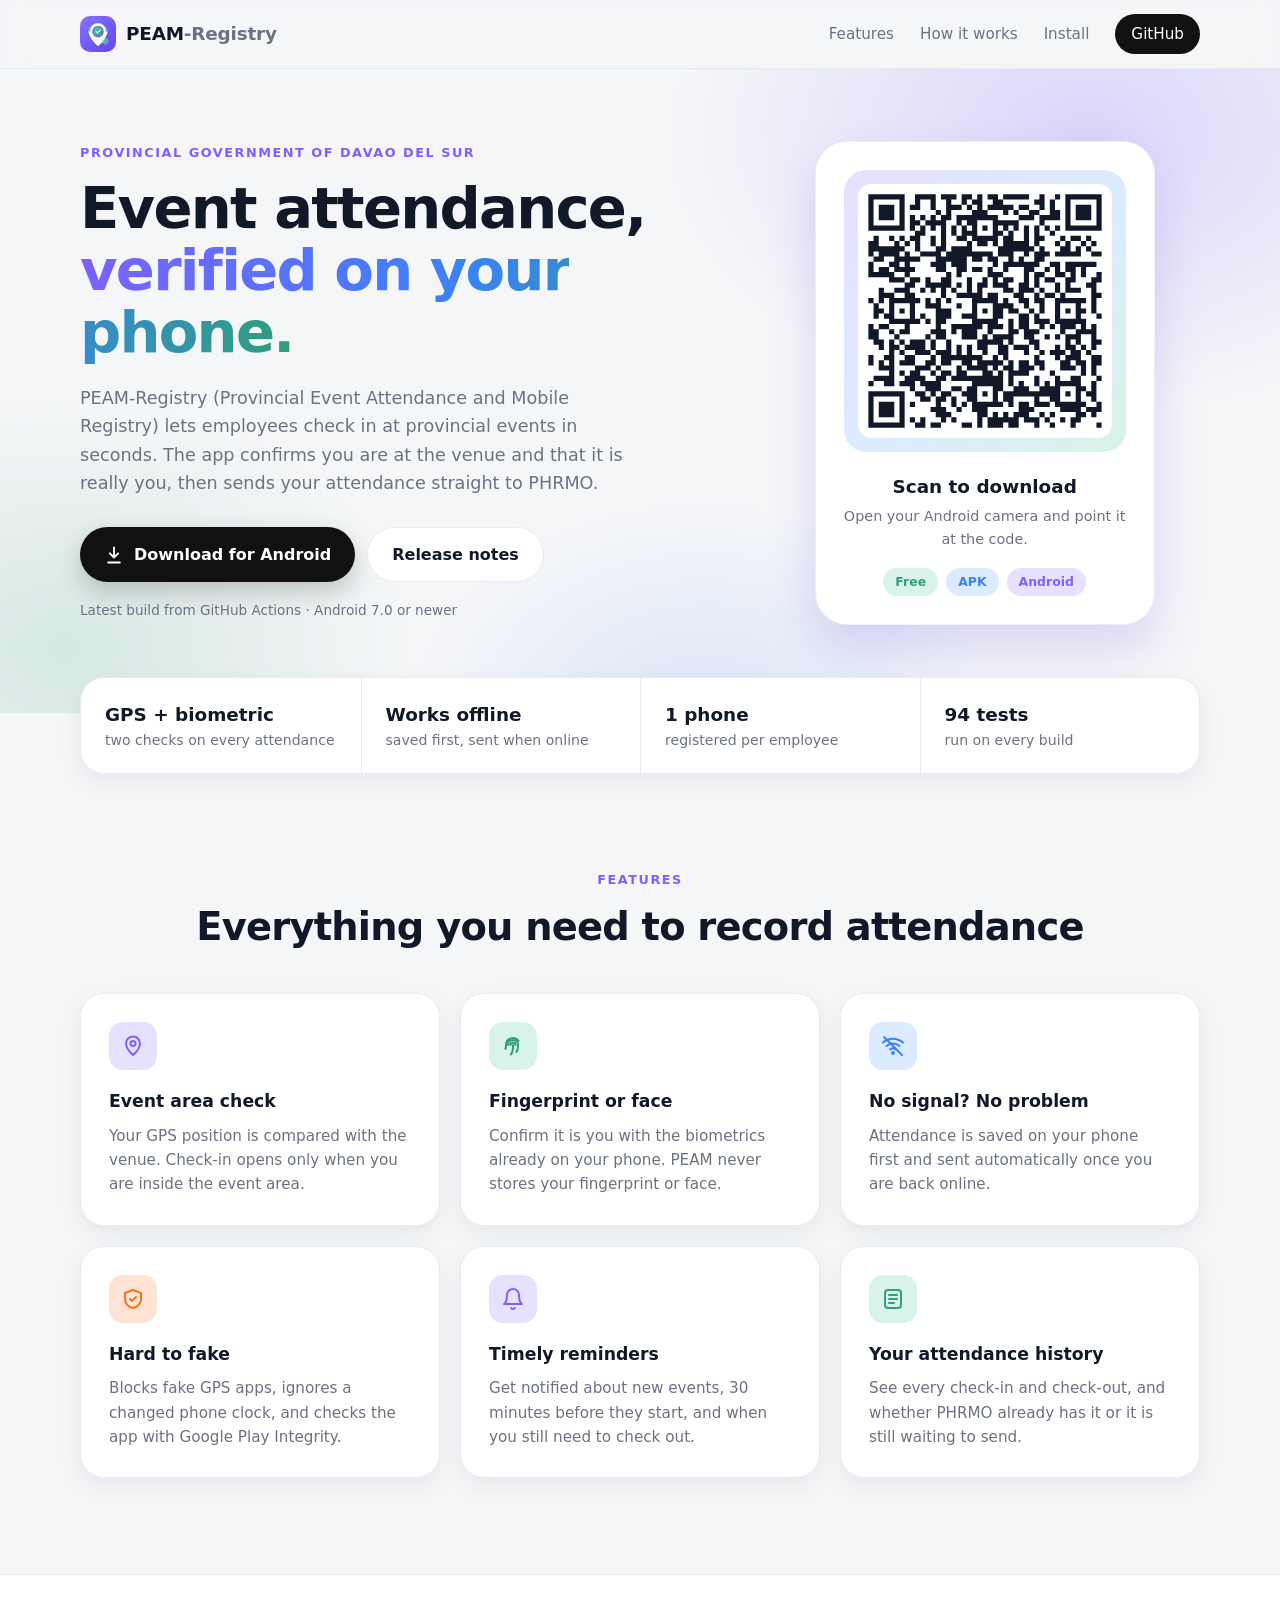
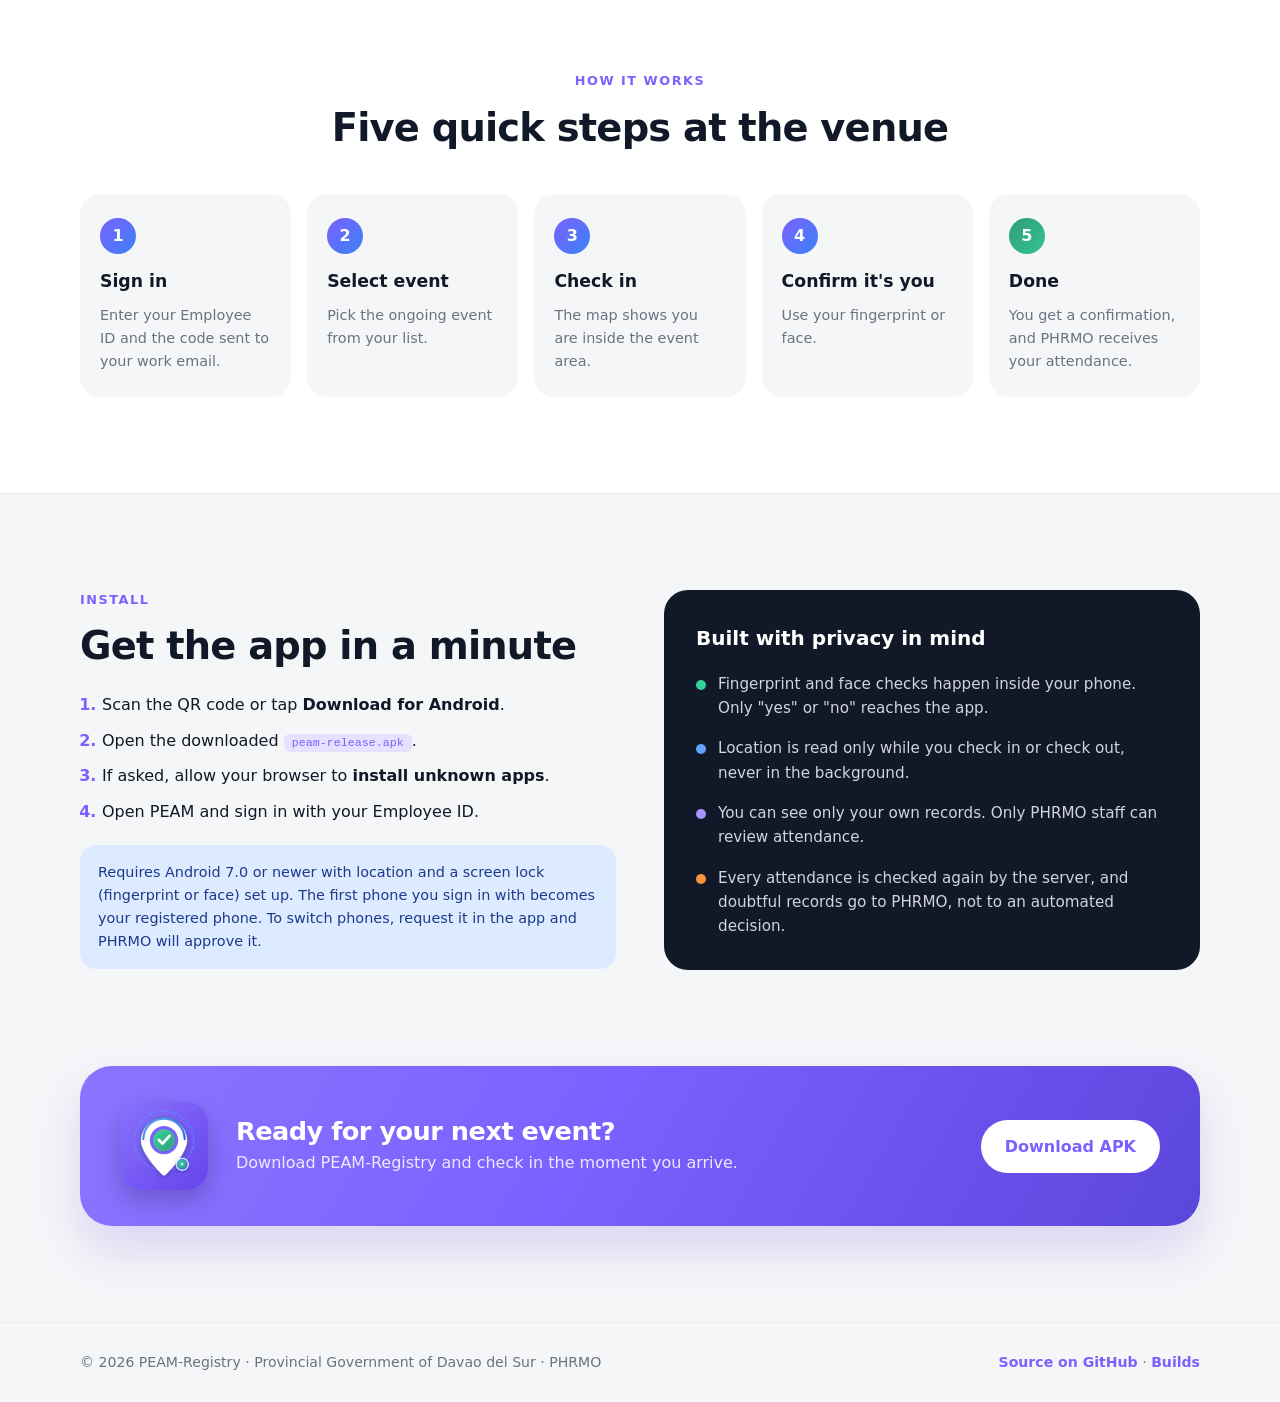
<file: site/index.html>
<!doctype html>
<html lang="en">
<head>
  <meta charset="utf-8">
  <meta name="viewport" content="width=device-width, initial-scale=1">
  <title>PEAM-Registry · Provincial Event Attendance and Mobile Registry</title>
  <meta name="description" content="PEAM-Registry is the Android attendance app for employees of the Provincial Government of Davao del Sur. Check in at events with GPS and fingerprint or face, even offline.">
  <meta name="theme-color" content="#7B61FF">
  <meta property="og:title" content="PEAM-Registry">
  <meta property="og:description" content="Event attendance verified by location and biometrics. Download the Android app.">
  <meta property="og:image" content="assets/app_icon.png">
  <link rel="icon" type="image/png" href="assets/favicon.png">
  <link rel="apple-touch-icon" href="assets/favicon.png">
  <link rel="stylesheet" href="styles.css">
</head>
<body>
  <header class="nav">
    <div class="container nav-inner">
      <a class="brand" href="#top" aria-label="PEAM-Registry home">
        <img src="assets/favicon.png" alt="" width="36" height="36">
        <span>PEAM<span class="brand-dim">-Registry</span></span>
      </a>
      <nav class="nav-links" aria-label="Main">
        <a href="#features">Features</a>
        <a href="#how">How it works</a>
        <a href="#install">Install</a>
        <a class="nav-cta" href="https://github.com/edwinrojo/peam">GitHub</a>
      </nav>
    </div>
  </header>

  <main id="top">
    <section class="hero">
      <div class="container hero-grid">
        <div class="hero-copy">
          <p class="eyebrow">Provincial Government of Davao del Sur</p>
          <h1>Event attendance,<br><span class="grad">verified on your phone.</span></h1>
          <p class="lead">
            PEAM-Registry (Provincial Event Attendance and Mobile Registry) lets employees check in
            at provincial events in seconds. The app confirms you are at the venue and that it is
            really you, then sends your attendance straight to PHRMO.
          </p>
          <div class="hero-actions">
            <a class="btn btn-dark" href="https://github.com/edwinrojo/peam/releases/latest/download/peam-release.apk">
              <svg viewBox="0 0 24 24" aria-hidden="true"><path d="M12 3v12m0 0-5-5m5 5 5-5M5 21h14"/></svg>
              Download for Android
            </a>
            <a class="btn btn-light" href="https://github.com/edwinrojo/peam/releases/tag/latest-apk">Release notes</a>
          </div>
          <p class="build-meta" id="build-meta">Latest build from GitHub Actions · Android 7.0 or newer</p>
        </div>

        <aside class="qr-card" aria-label="Scan to download">
          <div class="qr-frame">
            <img src="assets/download-qr.svg" alt="QR code linking to the PEAM-Registry APK download" width="232" height="232">
          </div>
          <p class="qr-title">Scan to download</p>
          <p class="qr-sub">Open your Android camera and point it at the code.</p>
          <div class="qr-chips">
            <span class="chip chip-mint">Free</span>
            <span class="chip chip-sky" id="apk-size">APK</span>
            <span class="chip chip-lav">Android</span>
          </div>
        </aside>
      </div>
    </section>

    <section class="stats">
      <div class="container stats-grid">
        <div><strong>GPS + biometric</strong><span>two checks on every attendance</span></div>
        <div><strong>Works offline</strong><span>saved first, sent when online</span></div>
        <div><strong>1 phone</strong><span>registered per employee</span></div>
        <div><strong>94 tests</strong><span>run on every build</span></div>
      </div>
    </section>

    <section id="features" class="section">
      <div class="container">
        <p class="eyebrow center">Features</p>
        <h2 class="center">Everything you need to record attendance</h2>
        <div class="features">
          <article class="feature">
            <div class="icon icon-lav"><svg viewBox="0 0 24 24"><path d="M12 21s-7-6.1-7-11.5A7 7 0 0 1 19 9.5C19 14.9 12 21 12 21z"/><circle cx="12" cy="9.5" r="2.5"/></svg></div>
            <h3>Event area check</h3>
            <p>Your GPS position is compared with the venue. Check-in opens only when you are inside the event area.</p>
          </article>
          <article class="feature">
            <div class="icon icon-mint"><svg viewBox="0 0 24 24"><path d="M7 11a5 5 0 0 1 10 0v2a9 9 0 0 1-1.5 5M12 11v3a12 12 0 0 1-2 6.5M9.5 11a2.5 2.5 0 0 1 5 0M4.5 15a14 14 0 0 0 .5-4 7 7 0 0 1 12.5-4.3"/></svg></div>
            <h3>Fingerprint or face</h3>
            <p>Confirm it is you with the biometrics already on your phone. PEAM never stores your fingerprint or face.</p>
          </article>
          <article class="feature">
            <div class="icon icon-sky"><svg viewBox="0 0 24 24"><path d="M2 8.5a15 15 0 0 1 20 0M5.5 12a10 10 0 0 1 13 0M9 15.5a5 5 0 0 1 6 0"/><circle cx="12" cy="19" r="1"/><path d="M3 3l18 18"/></svg></div>
            <h3>No signal? No problem</h3>
            <p>Attendance is saved on your phone first and sent automatically once you are back online.</p>
          </article>
          <article class="feature">
            <div class="icon icon-peach"><svg viewBox="0 0 24 24"><path d="M12 3l8 3v6c0 4.5-3.4 8.3-8 9-4.6-.7-8-4.5-8-9V6z"/><path d="M9 12l2 2 4-4"/></svg></div>
            <h3>Hard to fake</h3>
            <p>Blocks fake GPS apps, ignores a changed phone clock, and checks the app with Google Play Integrity.</p>
          </article>
          <article class="feature">
            <div class="icon icon-lav"><svg viewBox="0 0 24 24"><path d="M6 8a6 6 0 0 1 12 0c0 7 3 9 3 9H3s3-2 3-9"/><path d="M10.3 21a1.9 1.9 0 0 0 3.4 0"/></svg></div>
            <h3>Timely reminders</h3>
            <p>Get notified about new events, 30 minutes before they start, and when you still need to check out.</p>
          </article>
          <article class="feature">
            <div class="icon icon-mint"><svg viewBox="0 0 24 24"><rect x="4" y="3" width="16" height="18" rx="3"/><path d="M8 8h8M8 12h8M8 16h5"/></svg></div>
            <h3>Your attendance history</h3>
            <p>See every check-in and check-out, and whether PHRMO already has it or it is still waiting to send.</p>
          </article>
        </div>
      </div>
    </section>

    <section id="how" class="section section-tint">
      <div class="container">
        <p class="eyebrow center">How it works</p>
        <h2 class="center">Five quick steps at the venue</h2>
        <ol class="steps">
          <li><span class="num">1</span><h3>Sign in</h3><p>Enter your Employee ID and the code sent to your work email.</p></li>
          <li><span class="num">2</span><h3>Select event</h3><p>Pick the ongoing event from your list.</p></li>
          <li><span class="num">3</span><h3>Check in</h3><p>The map shows you are inside the event area.</p></li>
          <li><span class="num">4</span><h3>Confirm it's you</h3><p>Use your fingerprint or face.</p></li>
          <li><span class="num">5</span><h3>Done</h3><p>You get a confirmation, and PHRMO receives your attendance.</p></li>
        </ol>
      </div>
    </section>

    <section id="install" class="section">
      <div class="container install-grid">
        <div>
          <p class="eyebrow">Install</p>
          <h2>Get the app in a minute</h2>
          <ol class="install-list">
            <li>Scan the QR code or tap <strong>Download for Android</strong>.</li>
            <li>Open the downloaded <code>peam-release.apk</code>.</li>
            <li>If asked, allow your browser to <strong>install unknown apps</strong>.</li>
            <li>Open PEAM and sign in with your Employee ID.</li>
          </ol>
          <p class="note">Requires Android 7.0 or newer with location and a screen lock (fingerprint or face) set up.
            The first phone you sign in with becomes your registered phone. To switch phones, request it in the app and PHRMO will approve it.</p>
        </div>
        <div class="privacy">
          <h3>Built with privacy in mind</h3>
          <ul>
            <li><span class="dot dot-mint"></span>Fingerprint and face checks happen inside your phone. Only "yes" or "no" reaches the app.</li>
            <li><span class="dot dot-sky"></span>Location is read only while you check in or check out, never in the background.</li>
            <li><span class="dot dot-lav"></span>You can see only your own records. Only PHRMO staff can review attendance.</li>
            <li><span class="dot dot-peach"></span>Every attendance is checked again by the server, and doubtful records go to PHRMO, not to an automated decision.</li>
          </ul>
        </div>
      </div>
    </section>

    <section class="cta">
      <div class="container cta-inner">
        <img src="assets/app_icon.png" alt="PEAM-Registry app icon" width="88" height="88">
        <div>
          <h2>Ready for your next event?</h2>
          <p>Download PEAM-Registry and check in the moment you arrive.</p>
        </div>
        <a class="btn btn-white" href="https://github.com/edwinrojo/peam/releases/latest/download/peam-release.apk">Download APK</a>
      </div>
    </section>
  </main>

  <footer class="footer">
    <div class="container footer-inner">
      <p>© 2026 PEAM-Registry · Provincial Government of Davao del Sur · PHRMO</p>
      <p><a href="https://github.com/edwinrojo/peam">Source on GitHub</a> · <a href="https://github.com/edwinrojo/peam/actions">Builds</a></p>
    </div>
  </footer>

  <script src="main.js" defer></script>
</body>
</html>
</file>
<file: site/styles.css>
:root {
  --ink: #111827;
  --muted: #6b7280;
  --line: #e8ecf1;
  --canvas: #f5f6f8;
  --surface: #ffffff;
  --button: #111111;
  --lavender: #e8e0ff;
  --lavender-deep: #7b61ff;
  --mint: #d8f3e8;
  --mint-deep: #2f9e7a;
  --sky: #dcebff;
  --sky-deep: #3b82f6;
  --peach: #ffe4d6;
  --peach-deep: #f97316;
  --radius-card: 24px;
  --shadow-soft: 0 8px 24px rgba(17, 24, 39, 0.06);
  --shadow-lift: 0 24px 48px rgba(91, 70, 220, 0.18);
}

* { box-sizing: border-box; }

html { scroll-behavior: smooth; }

body {
  margin: 0;
  font-family: "Inter", system-ui, -apple-system, "Segoe UI", Roboto, sans-serif;
  color: var(--ink);
  background: var(--canvas);
  line-height: 1.6;
  -webkit-font-smoothing: antialiased;
}

img { display: block; max-width: 100%; }
a { color: inherit; }

.container { width: min(1120px, 100% - 40px); margin-inline: auto; }

/* Navigation */
.nav {
  position: sticky;
  top: 0;
  z-index: 10;
  background: rgba(245, 246, 248, 0.82);
  backdrop-filter: saturate(160%) blur(14px);
  border-bottom: 1px solid var(--line);
}
.nav-inner { display: flex; align-items: center; justify-content: space-between; height: 68px; }
.brand { display: flex; align-items: center; gap: 10px; font-weight: 800; font-size: 1.15rem; text-decoration: none; letter-spacing: -0.01em; }
.brand img { border-radius: 10px; }
.brand-dim { color: var(--muted); font-weight: 600; }
.nav-links { display: flex; align-items: center; gap: 26px; font-size: 0.95rem; }
.nav-links a { text-decoration: none; color: var(--muted); font-weight: 500; }
.nav-links a:hover { color: var(--ink); }
.nav-links .nav-cta { color: #fff; background: var(--button); padding: 8px 16px; border-radius: 999px; }
.nav-links .nav-cta:hover { color: #fff; opacity: 0.9; }

/* Hero */
.hero {
  position: relative;
  overflow: hidden;
  padding: 72px 0 88px;
  background:
    radial-gradient(600px 400px at 85% 10%, rgba(123, 97, 255, 0.22), transparent 70%),
    radial-gradient(500px 360px at 5% 90%, rgba(47, 158, 122, 0.16), transparent 70%),
    radial-gradient(420px 300px at 55% 100%, rgba(59, 130, 246, 0.14), transparent 70%);
}
.hero-grid { display: grid; grid-template-columns: 1.25fr 0.85fr; gap: 56px; align-items: center; }
.eyebrow {
  margin: 0 0 14px;
  font-size: 0.8rem;
  font-weight: 700;
  letter-spacing: 0.12em;
  text-transform: uppercase;
  color: var(--lavender-deep);
}
.center { text-align: center; }
h1 { margin: 0 0 20px; font-size: clamp(2.3rem, 5vw, 3.6rem); line-height: 1.08; letter-spacing: -0.03em; font-weight: 800; }
.grad {
  background: linear-gradient(90deg, var(--lavender-deep), var(--sky-deep) 55%, var(--mint-deep));
  -webkit-background-clip: text;
  background-clip: text;
  color: transparent;
}
.lead { margin: 0 0 30px; font-size: 1.1rem; color: var(--muted); max-width: 560px; }
.hero-actions { display: flex; flex-wrap: wrap; gap: 12px; }
.build-meta { margin: 18px 0 0; font-size: 0.85rem; color: var(--muted); }

.btn {
  display: inline-flex;
  align-items: center;
  gap: 10px;
  padding: 14px 24px;
  border-radius: 999px;
  font-weight: 700;
  text-decoration: none;
  transition: transform 0.15s ease, box-shadow 0.15s ease;
}
.btn:hover { transform: translateY(-2px); }
.btn svg { width: 20px; height: 20px; fill: none; stroke: currentColor; stroke-width: 2.2; stroke-linecap: round; stroke-linejoin: round; }
.btn-dark { background: var(--button); color: #fff; box-shadow: 0 10px 24px rgba(17, 17, 17, 0.2); }
.btn-light { background: var(--surface); border: 1px solid var(--line); }
.btn-white { background: #fff; color: var(--lavender-deep); }

.qr-card {
  justify-self: center;
  width: 100%;
  max-width: 340px;
  padding: 28px;
  text-align: center;
  background: var(--surface);
  border-radius: 32px;
  box-shadow: var(--shadow-lift);
  border: 1px solid rgba(123, 97, 255, 0.12);
}
.qr-frame {
  padding: 14px;
  border-radius: 22px;
  background: linear-gradient(135deg, var(--lavender), var(--sky) 50%, var(--mint));
}
.qr-frame img { width: 100%; height: auto; border-radius: 14px; background: #fff; }
.qr-title { margin: 20px 0 4px; font-weight: 800; font-size: 1.15rem; }
.qr-sub { margin: 0 0 16px; color: var(--muted); font-size: 0.9rem; }
.qr-chips { display: flex; justify-content: center; gap: 8px; flex-wrap: wrap; }
.chip { padding: 4px 12px; border-radius: 999px; font-size: 0.78rem; font-weight: 700; }
.chip-mint { background: var(--mint); color: var(--mint-deep); }
.chip-sky { background: var(--sky); color: var(--sky-deep); }
.chip-lav { background: var(--lavender); color: var(--lavender-deep); }

/* Stats */
.stats { margin-top: -36px; position: relative; }
.stats-grid {
  display: grid;
  grid-template-columns: repeat(4, 1fr);
  background: var(--surface);
  border-radius: var(--radius-card);
  box-shadow: var(--shadow-soft);
  border: 1px solid var(--line);
}
.stats-grid div { padding: 22px 24px; display: flex; flex-direction: column; }
.stats-grid div + div { border-left: 1px solid var(--line); }
.stats-grid strong { font-size: 1.15rem; }
.stats-grid span { color: var(--muted); font-size: 0.88rem; }

/* Sections */
.section { padding: 96px 0; }
.section-tint { background: var(--surface); border-block: 1px solid var(--line); }
h2 { margin: 0 0 44px; font-size: clamp(1.7rem, 3.4vw, 2.4rem); letter-spacing: -0.02em; line-height: 1.15; }
h3 { margin: 0 0 8px; font-size: 1.08rem; }

.features { display: grid; grid-template-columns: repeat(3, 1fr); gap: 20px; }
.feature {
  padding: 28px;
  background: var(--surface);
  border: 1px solid var(--line);
  border-radius: var(--radius-card);
  box-shadow: var(--shadow-soft);
  transition: transform 0.2s ease;
}
.feature:hover { transform: translateY(-4px); }
.feature p { margin: 0; color: var(--muted); font-size: 0.95rem; }
.icon { width: 48px; height: 48px; border-radius: 14px; display: grid; place-items: center; margin-bottom: 18px; }
.icon svg { width: 24px; height: 24px; fill: none; stroke: currentColor; stroke-width: 2; stroke-linecap: round; stroke-linejoin: round; }
.icon-lav { background: var(--lavender); color: var(--lavender-deep); }
.icon-mint { background: var(--mint); color: var(--mint-deep); }
.icon-sky { background: var(--sky); color: var(--sky-deep); }
.icon-peach { background: var(--peach); color: var(--peach-deep); }

.steps { list-style: none; margin: 0; padding: 0; display: grid; grid-template-columns: repeat(5, 1fr); gap: 16px; counter-reset: step; }
.steps li { position: relative; padding: 24px 20px; background: var(--canvas); border-radius: 20px; }
.steps p { margin: 0; color: var(--muted); font-size: 0.9rem; }
.num {
  display: grid;
  place-items: center;
  width: 36px;
  height: 36px;
  margin-bottom: 14px;
  border-radius: 50%;
  color: #fff;
  font-weight: 800;
  background: linear-gradient(135deg, var(--lavender-deep), var(--sky-deep));
}
.steps li:last-child .num { background: linear-gradient(135deg, var(--mint-deep), #34c38f); }

.install-grid { display: grid; grid-template-columns: 1fr 1fr; gap: 48px; align-items: start; }
.install-grid h2 { margin-bottom: 24px; }
.install-list { margin: 0 0 20px; padding-left: 22px; }
.install-list li { margin-bottom: 10px; }
.install-list li::marker { color: var(--lavender-deep); font-weight: 800; }
code { background: var(--lavender); color: var(--lavender-deep); padding: 2px 8px; border-radius: 6px; font-size: 0.9em; }
.note { margin: 0; padding: 16px 18px; background: var(--sky); border-radius: 16px; font-size: 0.9rem; color: #1e3a8a; }

.privacy { padding: 32px; background: var(--ink); color: #fff; border-radius: var(--radius-card); }
.privacy h3 { font-size: 1.25rem; margin-bottom: 18px; }
.privacy ul { list-style: none; margin: 0; padding: 0; display: grid; gap: 16px; }
.privacy li { display: flex; gap: 12px; color: #d1d5db; font-size: 0.95rem; }
.dot { flex: none; width: 10px; height: 10px; margin-top: 8px; border-radius: 50%; }
.dot-mint { background: #34d399; }
.dot-sky { background: #60a5fa; }
.dot-lav { background: #a594ff; }
.dot-peach { background: #fb923c; }

/* Call to action */
.cta { padding: 0 0 96px; }
.cta-inner {
  display: flex;
  align-items: center;
  gap: 28px;
  padding: 36px 40px;
  border-radius: 32px;
  color: #fff;
  background: linear-gradient(120deg, #8b75ff, var(--lavender-deep) 45%, #5b46dc);
  box-shadow: var(--shadow-lift);
}
.cta-inner img { border-radius: 22px; box-shadow: 0 10px 24px rgba(0, 0, 0, 0.2); }
.cta-inner h2 { margin: 0 0 4px; font-size: 1.6rem; }
.cta-inner p { margin: 0; opacity: 0.85; }
.cta-inner .btn { margin-left: auto; flex: none; }

.footer { border-top: 1px solid var(--line); padding: 28px 0; font-size: 0.88rem; color: var(--muted); }
.footer-inner { display: flex; justify-content: space-between; gap: 16px; flex-wrap: wrap; }
.footer p { margin: 0; }
.footer a { color: var(--lavender-deep); text-decoration: none; font-weight: 600; }

@media (max-width: 960px) {
  .hero-grid, .install-grid { grid-template-columns: 1fr; }
  .features { grid-template-columns: repeat(2, 1fr); }
  .steps { grid-template-columns: repeat(2, 1fr); }
  .stats-grid { grid-template-columns: repeat(2, 1fr); }
  .stats-grid div:nth-child(3) { border-left: 0; }
  .stats-grid div:nth-child(n + 3) { border-top: 1px solid var(--line); }
}

@media (max-width: 620px) {
  .nav-links a:not(.nav-cta) { display: none; }
  .hero { padding: 48px 0 72px; }
  .features, .steps { grid-template-columns: 1fr; }
  .cta-inner { flex-direction: column; text-align: center; padding: 32px 24px; }
  .cta-inner .btn { margin-left: 0; }
}
</file>
